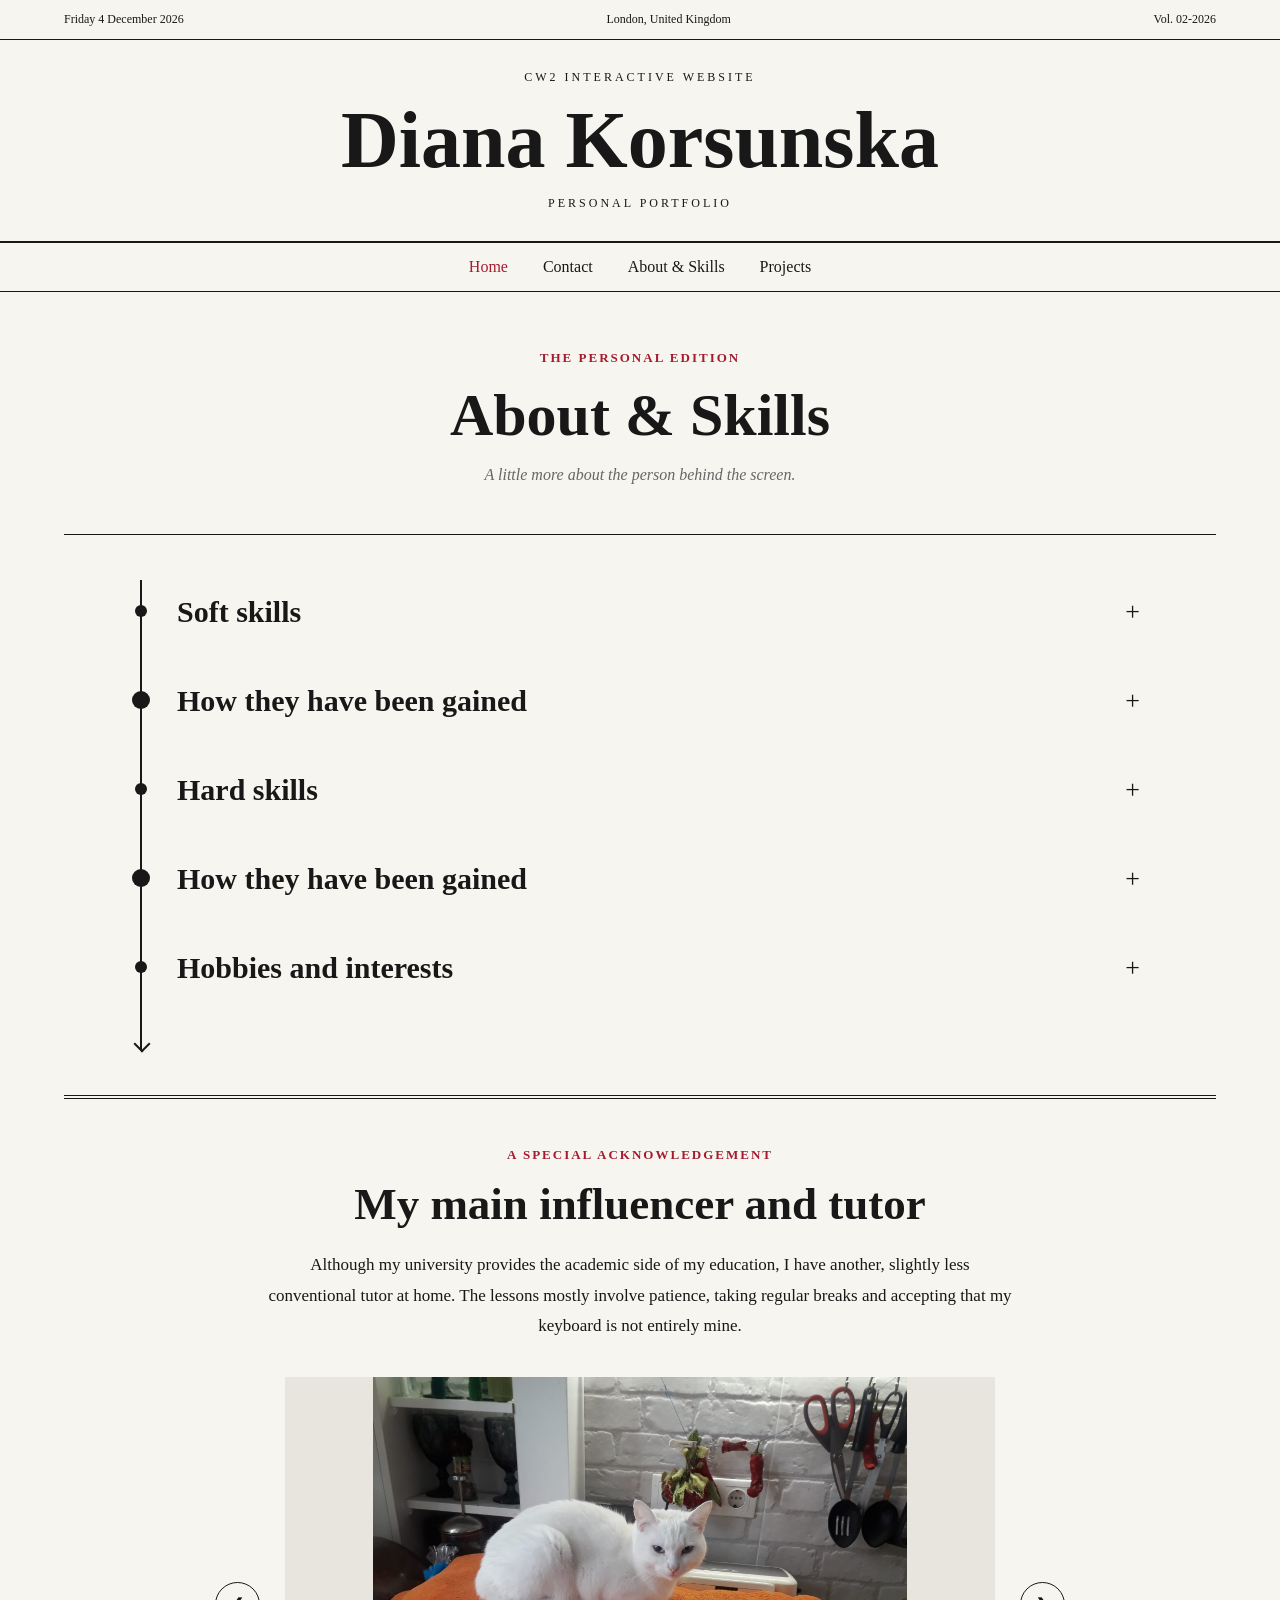
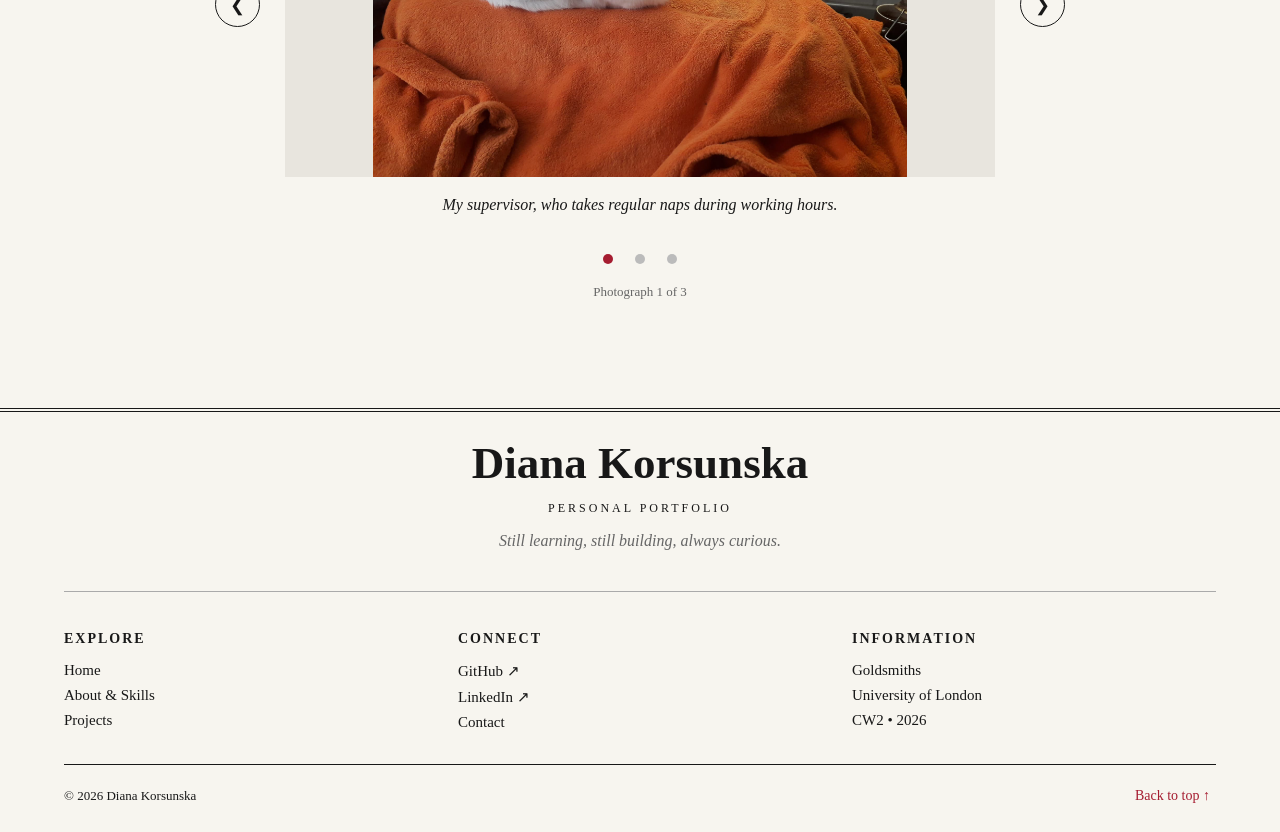
<file: about.html>
<!DOCTYPE html>
<html lang="en">
<head>
    <meta charset="UTF-8">
    <meta name="viewport" content="width=device-width, initial-scale=1.0">
    <title>About & Skills</title>

    <link rel="stylesheet" href="css/style.css">
    <script src="js/script.js" defer></script>
</head>

<body>
    <header>

        <div class="edition-bar">
            <span id="current-date"></span>
            <span>London, United Kingdom</span>
            <span>Vol. 02-2026</span>
        </div>


        <div class="masthead">
            <p>CW2 Interactive website</p>
            <h1>Diana Korsunska</h1>
            <p>Personal Portfolio</p>
        </div>

        <nav class="navigation" aria-label="Main navigation">
            <a href="index.html" aria-current="page">Home</a>
            <a href="contact.html">Contact</a>
            <a href="about.html">About &amp; Skills</a>
            <a href="projects.html">Projects</a>
        </nav>
    </header>

   <main>
    <section class="about-heading" id="skills">

        <p class="section-label">The Personal Edition</p>

        <h2>About &amp; Skills</h2>

        <p class="section-description">
            A little more about the person behind the screen.
        </p>

    </section>



    <section class="personal-timeline">

    <details class="timeline-item">
        <summary>Soft skills</summary>

        <div class="timeline-content">
            <h3>Beyond technical knowledge</h3>

            <p>
                I enjoy working through problems, particularly
                when the solution isn't immediately obvious.
                I tend to approach tasks logically, paying
                attention to smaller details that can easily
                be overlooked.
            </p>

            <ul>
                <li>Analytical thinking and problem-solving</li>
                <li>Teamwork and collaboration</li>
                <li>Adaptability</li>
                <li>Independent learning</li>
                <li>Time management</li>
            </ul>
        </div>
    </details>


    <details class="timeline-item major-point">
        <summary>How they have been gained</summary>

        <div class="timeline-content">
            <h3>Learning beyond the classroom</h3>

            <p>
                Balancing university with part-time work has
                taught me quite a lot about managing my time.
                Some days go exactly as planned, while others
                require rearranging almost everything.
            </p>

            <p>
                Working on group projects has also made me
                realise how differently people approach the
                same problem. Learning to combine those
                approaches is sometimes more challenging
                than solving the problem itself.
            </p>
        </div>
    </details>


    <details class="timeline-item">
        <summary>Hard skills</summary>

        <div class="timeline-content">
            <h3>My technical background</h3>

            <p>
                My technical interests are currently centred
                around programming, mathematics and the
                possibilities of artificial intelligence.
            </p>

            <ul>
                <li>HTML, CSS and JavaScript</li>
                <li>Python programming</li>
                <li>Git and GitHub</li>
                <li>Mathematical and logical reasoning</li>
                <li>Responsive web design</li>
            </ul>
        </div>
    </details>


    <details class="timeline-item major-point">
        <summary>How they have been gained</summary>

        <div class="timeline-content">
            <h3>Returning to programming</h3>

            <p>
                My first introduction to programming happened
                when I was around ten years old. At the time,
                it was more about curiosity than any particular
                career ambition.
            </p>

            <p>
                Returning to programming several years later
                has been an interesting experience. Some
                concepts feel surprisingly familiar, while
                others make me feel like a complete beginner
                again.
            </p>

            <p>
                University has given me a reason to turn that
                curiosity into something more structured,
                although much of my learning still happens
                through experimenting with my own projects.
            </p>
        </div>
    </details>


    <details class="timeline-item">
        <summary>Hobbies and interests</summary>

        <div class="timeline-content">
            <h3>Life away from the screen</h3>

            <p>
                As much as I enjoy the logical side of
                programming, I also like exploring its
                creative possibilities. Designing websites
                and experimenting with 3D modelling are
                two ways I get to combine those interests.
            </p>

            <p>
                Not everything needs to have an academic
                purpose, though. Sometimes curiosity alone
                is a good enough reason to try something new.
            </p>
        </div>
    </details>

</section>




<section class="cat-section">

    <p class="section-label">A Special Acknowledgement</p>

    <h2>My main influencer and tutor</h2>

    <p class="cat-introduction">
        Although my university provides the academic side
        of my education, I have another, slightly less
        conventional tutor at home. The lessons mostly
        involve patience, taking regular breaks and
        accepting that my keyboard is not entirely mine.
    </p>

    <div class="cat-gallery-wrapper">

        <button class="cat-arrow cat-prev"
                aria-label="Previous photograph">
            &#10094;
        </button>

        <div class="cat-gallery"
             tabindex="0"
             aria-label="Cat photo gallery">

            <figure class="cat-slide">
                <img src="assets/images/Cat1.jpeg"
                     alt="My cat, photograph one">

                <figcaption>
                    My supervisor, who takes regular naps
                    during working hours.
                </figcaption>
            </figure>

            <figure class="cat-slide">
                <img src="assets/images/Cat2.jpeg"
                     alt="My cat, photograph two">

                <figcaption>
                    An expert in keyboard accessibility,
                    particularly when I'm trying to type.
                </figcaption>
            </figure>

            <figure class="cat-slide">
                <img src="assets/images/Cat3.jpeg"
                     alt="My cat, photograph three">

                <figcaption>
                    The reason a five-minute study break
                    rarely lasts five minutes.
                </figcaption>
            </figure>

        </div>

        <button class="cat-arrow cat-next"
                aria-label="Next photograph">
            &#10095;
        </button>

    </div>

    <div class="cat-dots">
        <button class="cat-dot active"
                aria-label="Show photograph one"
                aria-current="true"></button>

        <button class="cat-dot"
                aria-label="Show photograph two"></button>

        <button class="cat-dot"
                aria-label="Show photograph three"></button>
    </div>

    <p id="cat-counter" aria-live="polite">
        Photograph 1 of 3
    </p>

</section>



</main>

   <footer class="site-footer">

    <div class="footer-heading">
        <h2>Diana Korsunska</h2>
        <p class="footer-subtitle">Personal Portfolio</p>
        <p class="footer-quote">
            Still learning, still building, always curious.
        </p>
    </div>

    <div class="footer-grid">

        <div class="footer-column">
            <h3>Explore</h3>
            <a href="index.html">Home</a>
            <a href="about.html">About &amp; Skills</a>
            <a href="projects.html">Projects</a>
        </div>

        <div class="footer-column">
            <h3>Connect</h3>

            <a href="https://github.com/"
               target="_blank" rel="noopener noreferrer">
                GitHub &#8599;
            </a>

            <a href="https://www.linkedin.com/"
               target="_blank" rel="noopener noreferrer">
                LinkedIn &#8599;
            </a>

            <a href="contact.html">Contact</a>
        </div>

        <div class="footer-column">
            <h3>Information</h3>
            <p>Goldsmiths</p>
            <p>University of London</p>
            <p>CW2 &bull; 2026</p>
        </div>

    </div>

    <div class="footer-bottom">

        <p>
            &copy; <span id="footer-year"></span>
            Diana Korsunska
        </p>

        <button id="back-to-top">
            Back to top &uarr;
        </button>

    </div>

</footer>


</body>
</html>
</file>
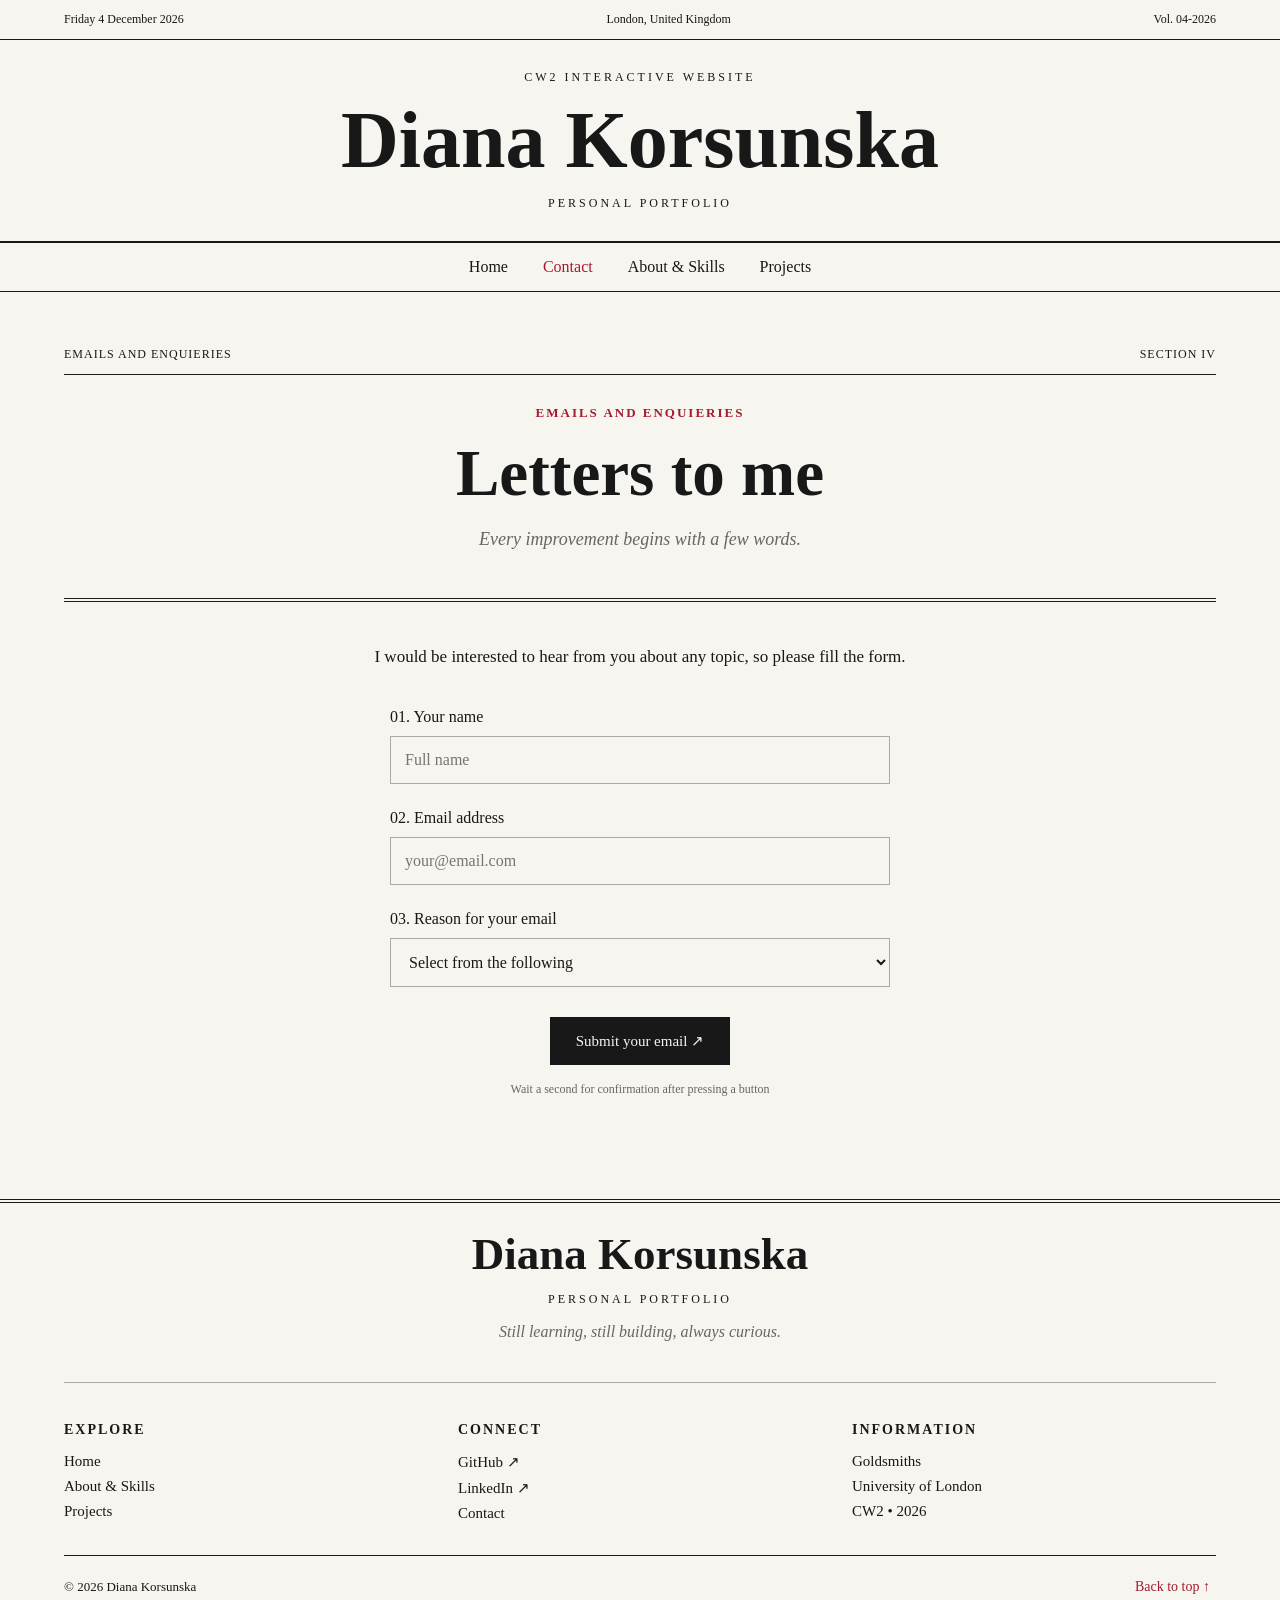
<file: contact.html>
<!DOCTYPE html>
<html lang="en">
<head>
    <meta charset="UTF-8">
    <meta name="viewport" content="width=device-width, initial-scale=1.0">
    <title>About & Skills</title>

    <link rel="stylesheet" href="css/style.css">
    <script src="js/script.js" defer></script>
</head>

<body>
    <header>

        <div class="edition-bar">
            <span id="current-date"></span>
            <span>London, United Kingdom</span>
            <span>Vol. 04-2026</span>
        </div>


        <div class="masthead">
            <p>CW2 Interactive website</p>
            <h1>Diana Korsunska</h1>
            <p>Personal Portfolio</p>
        </div>

        <nav class="navigation" aria-label="Main navigation">
            <a href="index.html" >Home</a>
            <a href="contact.html" aria-current="page">Contact</a>
            <a href="about.html">About &amp; Skills</a>
            <a href="projects.html">Projects</a>
        </nav>
    </header>
    <main>

<!--email form with pop up as a responce " thanks for your email"-->


<section class="contact-heading">

    <div class="projects-edition">
        <span>Emails and Enquieries</span>
        <span>Section IV</span>
    </div>

    <p class="section-label">
        Emails and Enquieries
    </p>

    <h2>Letters to me</h2>

    <p class="contact-subtitle">
        Every improvement begins with a few words.
    </p>

</section>

<section class="contact-section">

    <p class="contact-introduction">
        I would be interested to hear from you about any topic, so please fill the form.
    </p>

    <form id="contact-form">

        <div class="form-field">

            <label for="contact-name">
                01. Your name
            </label>

            <input type="text"
                   id="contact-name"
                   name="name"
                   placeholder="Full name"
                   autocomplete="name"
                   required>

        </div>

        <div class="form-field">

            <label for="contact-email">
                02. Email address
            </label>

            <input type="email"
                   id="contact-email"
                   name="email"
                   placeholder="your@email.com"
                   autocomplete="email"
                   required>

        </div>

        <div class="form-field">

            <label for="contact-topic">
                03. Reason for your email
            </label>

            <select id="contact-topic"
                    name="topic"
                    required>

                <option value="">Select from the following</option>
                <option value="career">
                    Career opportunities
                </option>
                <option value="collaboration">
                    Project collaboration
                </option>
                <option value="feedback">
                    Feedback and suggestions
                </option>
                <option value="general">
                    General enquiry
                </option>
                <option value="other">
                    Other
                </option>

            </select>

        </div>

        <button type="submit" class="contact-submit">
            Submit your email &#8599;
        </button>

        <p class="contact-note">
            Wait a second for confirmation after pressing a button
        </p>

    </form>

</section>



<dialog id="contact-popup"
        aria-labelledby="popup-title">

    <span class="letter-symbol" aria-hidden="true">
        &#9993;
    </span>

    <h2 id="popup-title">Thank you!</h2>

    <p>
        Your correspondence has been completed
        successfully. 
    </p>

    <p class="contact-note">
        I lied &#128514;, no email have been or gonna be send.
    </p>

    <button type="button" id="close-popup">
        Close letter
    </button>

</dialog>



    </main>

      <footer class="site-footer">

    <div class="footer-heading">
        <h2>Diana Korsunska</h2>
        <p class="footer-subtitle">Personal Portfolio</p>
        <p class="footer-quote">
            Still learning, still building, always curious.
        </p>
    </div>

    <div class="footer-grid">

        <div class="footer-column">
            <h3>Explore</h3>
            <a href="index.html">Home</a>
            <a href="about.html">About &amp; Skills</a>
            <a href="projects.html">Projects</a>
        </div>

        <div class="footer-column">
            <h3>Connect</h3>

            <a href="https://github.com/"
               target="_blank" rel="noopener noreferrer">
                GitHub &#8599;
            </a>

            <a href="https://www.linkedin.com/"
               target="_blank" rel="noopener noreferrer">
                LinkedIn &#8599;
            </a>


            <a href="contact.html">Contact</a>
        </div>

        <div class="footer-column">
            <h3>Information</h3>
            <p>Goldsmiths</p>
            <p>University of London</p>
            <p>CW2 &bull; 2026</p>
        </div>

    </div>

    <div class="footer-bottom">

        <p>
            &copy; <span id="footer-year"></span>
            Diana Korsunska
        </p>

        <button id="back-to-top">
            Back to top &uarr;
        </button>

    </div>

</footer>


</body>
</html>
</file>
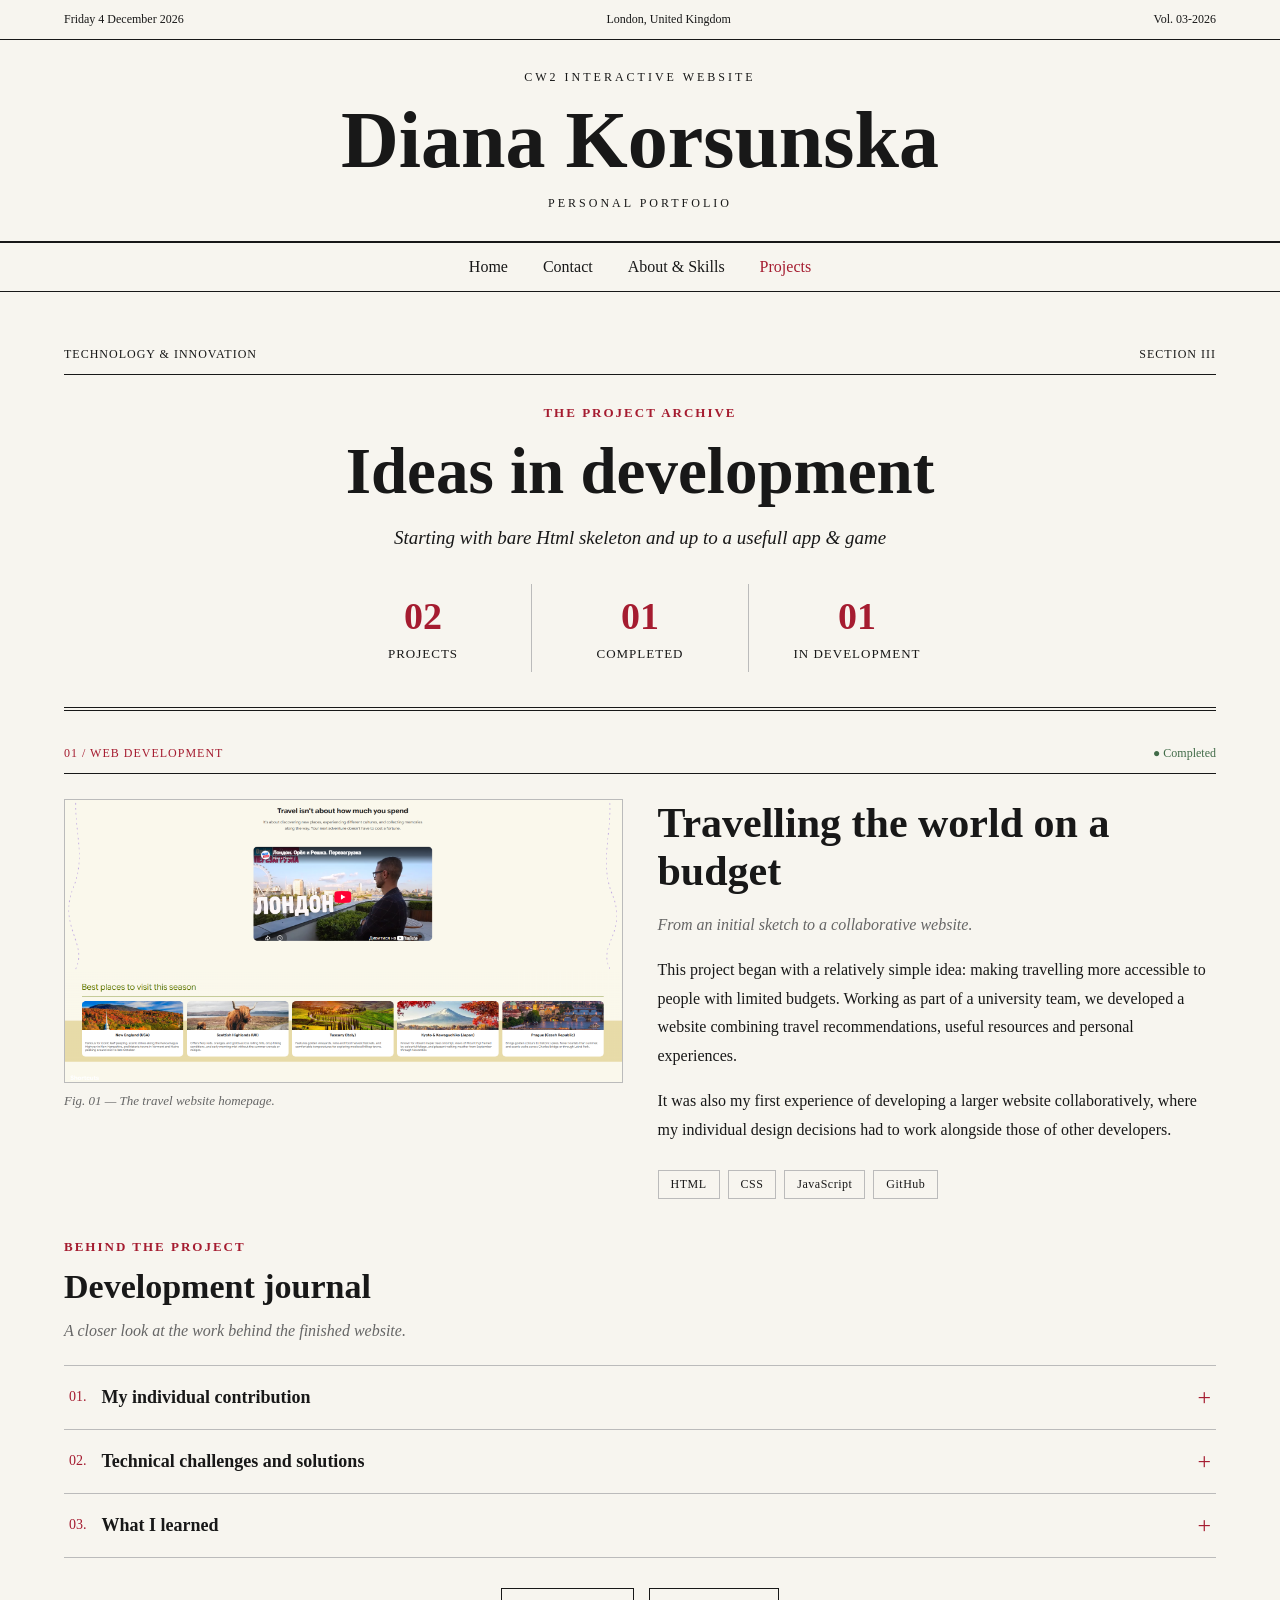
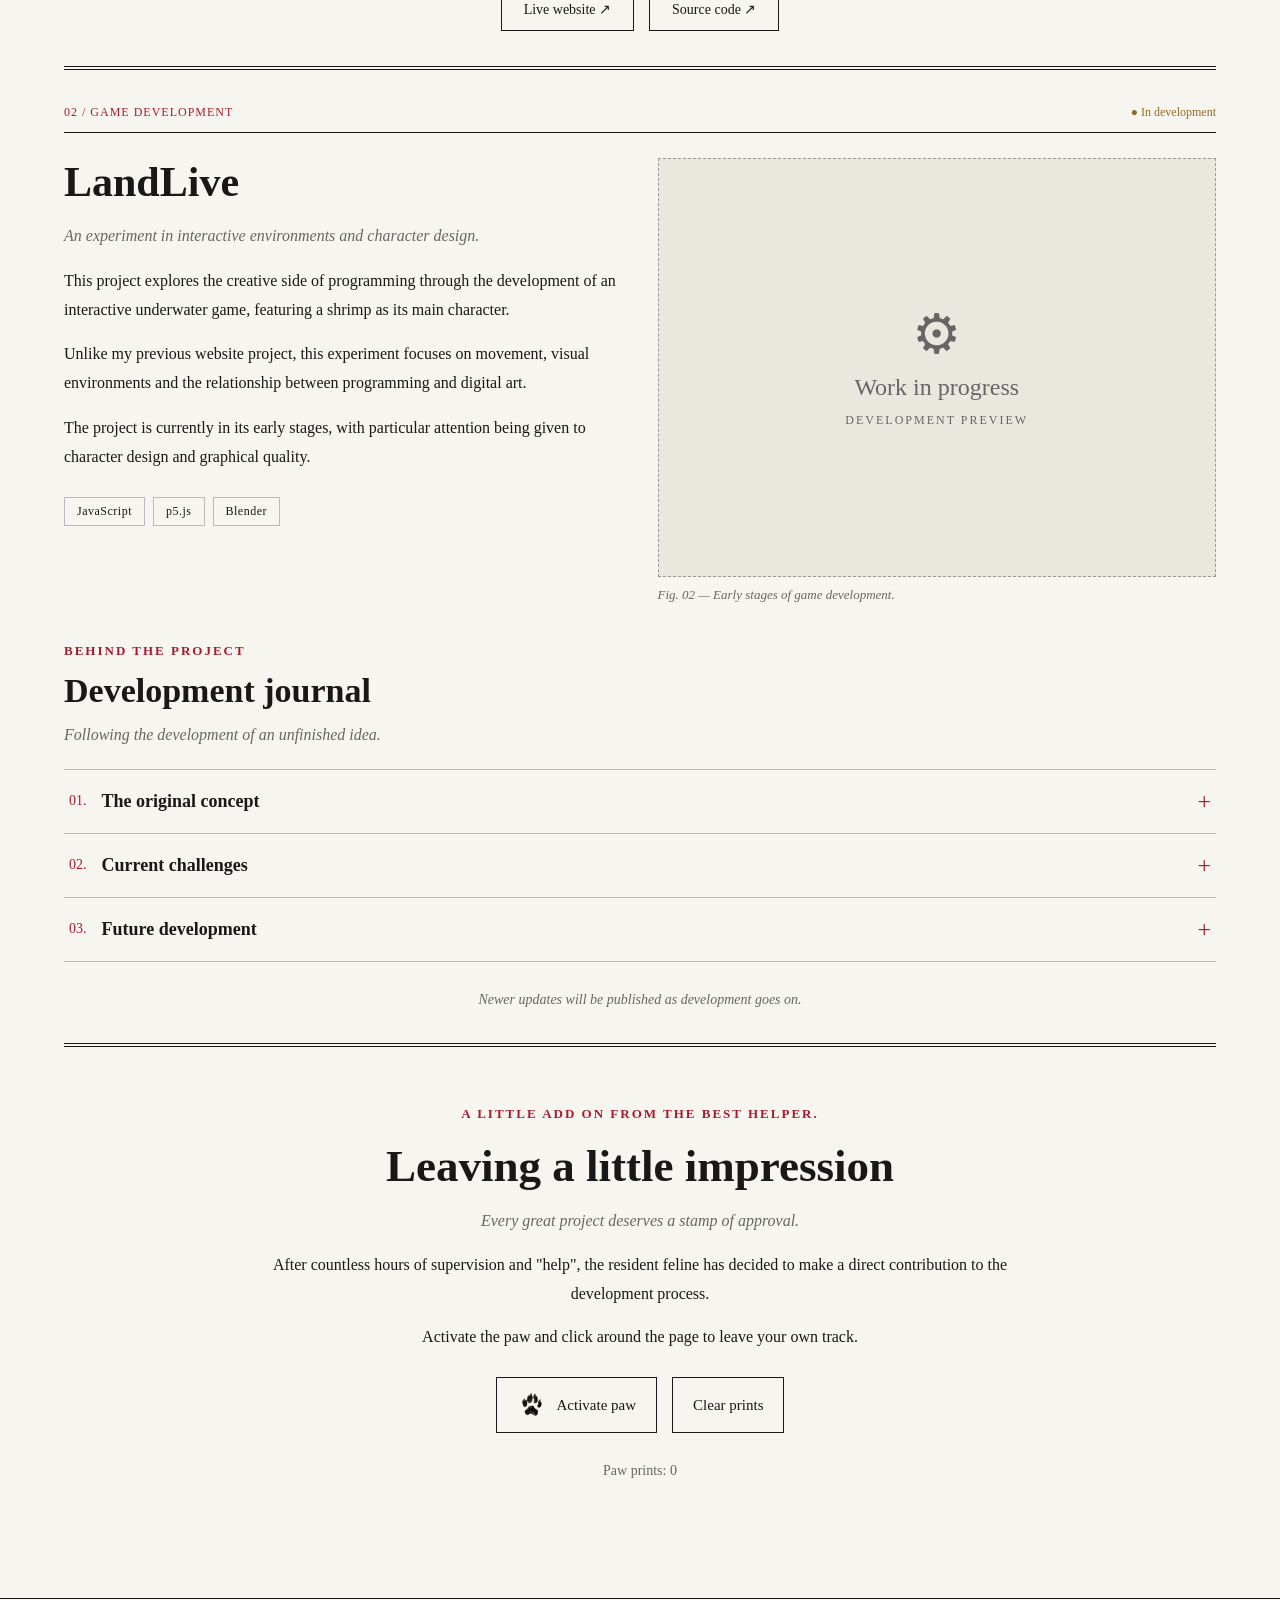
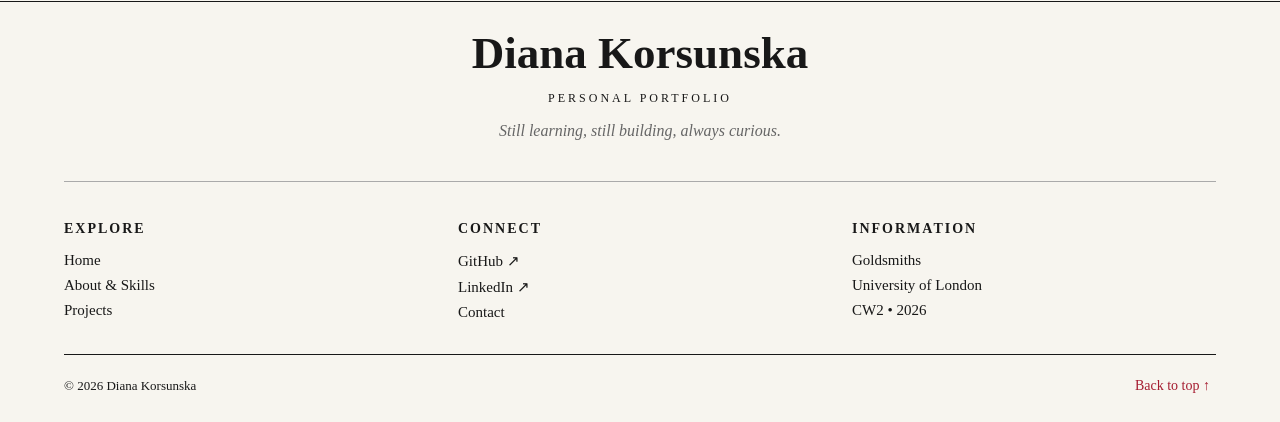
<file: projects.html>
<!DOCTYPE html>
<html lang="en">
<head>
    <meta charset="UTF-8">
    <meta name="viewport" content="width=device-width, initial-scale=1.0">
    <title>Past & Current Projects</title>

    <link rel="stylesheet" href="css/style.css">
    <script src="js/script.js" defer></script>
</head>

<body>
    <header>

        <div class="edition-bar">
            <span id="current-date"></span>
            <span>London, United Kingdom</span>
            <span>Vol. 03-2026</span>
        </div>


        <div class="masthead">
            <p>CW2 Interactive website</p>
            <h1>Diana Korsunska</h1>
            <p>Personal Portfolio</p>
        </div>

        <nav class="navigation" aria-label="Main navigation">
    <a href="index.html">Home</a>
    <a href="contact.html">Contact</a>
    <a href="about.html">About &amp; Skills</a>
    <a href="projects.html" aria-current="page">Projects</a>
</nav>
    </header>

    <main>

<section class="projects-heading">

    <div class="projects-edition">
        <span>Technology & Innovation</span>
        <span>Section III</span>
    </div>

    <p class="section-label">The Project Archive</p>

    <h2>Ideas in development</h2>

    <p class="projects-subtitle">
        Starting with bare Html skeleton and up to a usefull app & game
    </p>


    <div class="project-statistics">

        <div class="project-stat">
            <strong>02</strong>
            <span>Projects</span>
        </div>

        <div class="project-stat">
            <strong>01</strong>
            <span>Completed</span>
        </div>

        <div class="project-stat">
            <strong>01</strong>
            <span>In development</span>
        </div>

    </div>

</section>


<article class="project-article" id="travel">

    <div class="project-edition">
        <span>01 / Web Development</span>

        <span class="project-status completed">
            &#9679; Completed
        </span>
    </div>

    <div class="project-layout">

        <figure class="project-figure">

            <img src="assets/images/trip.com_screenshot2.png"
                 alt="Homepage of our affordable travel website"
                 loading="lazy">

            <figcaption>
                Fig. 01 — The travel website homepage.
            </figcaption>

        </figure>

        <div class="project-description">

            <h2>Travelling the world on a budget</h2>

            <p class="project-subtitle">
                From an initial sketch to a collaborative website.
            </p>

            <p>
                This project began with a relatively simple
                idea: making travelling more accessible to
                people with limited budgets. Working as part
                of a university team, we developed a website
                combining travel recommendations, useful
                resources and personal experiences.
            </p>

            <p>
                It was also my first experience of developing
                a larger website collaboratively, where my
                individual design decisions had to work
                alongside those of other developers.
            </p>

            <div class="project-technologies">
                <span>HTML</span>
                <span>CSS</span>
                <span>JavaScript</span>
                <span>GitHub</span>
            </div>

        </div>

    </div>





<section class="development-journal">

    <p class="section-label">Behind the Project</p>

    <h3>Development journal</h3>

    <p class="journal-introduction">
        A closer look at the work behind the finished website.
    </p>

    <details class="journal-entry">

        <summary>
            <span class="journal-number">01.</span>
            My individual contribution
        </summary>

        <div class="journal-content">
            <p>
                My main responsibility was developing the
                homepage, starting with its visual structure
                and gradually introducing interactive elements.
                These included an image gallery, navigation,
                video integration and a search feature.
            </p>

            <p>
                I wanted the website to be visually engaging
                without making navigation unnecessarily
                complicated. Particular attention was given
                to its appearance on smaller screens and
                the consistency of its design.
            </p>
        </div>

    </details>

    <details class="journal-entry">

        <summary>
            <span class="journal-number">02.</span>
            Technical challenges and solutions
        </summary>

        <div class="journal-content">
            <p>
                One of the most challenging stages was
                combining independently developed pages
                into a single website. Although each page
                worked separately, merging them introduced
                conflicting CSS rules, incorrect file paths
                and unexpected changes to the layout.
            </p>

            <p>
                Resolving these problems required reviewing
                the structure of our files, correcting
                references and testing individual components
                rather than attempting to fix everything
                simultaneously.
            </p>
        </div>

    </details>

    <details class="journal-entry">

        <summary>
            <span class="journal-number">03.</span>
            What I learned
        </summary>

        <div class="journal-content">
            <p>
                This project helped me understand the
                difference between writing code that works
                independently and developing code that
                becomes part of a larger system.
            </p>

            <p>
                I also gained practical experience with
                GitHub, version control, responsive design
                and debugging. Most importantly, I became
                more confident in identifying the causes
                of problems rather than simply looking
                for immediate solutions.
            </p>
        </div>

    </details>

</section>

<div class="project-links">

    <a href="https://igor.gold.ac.uk/~dkors001/index.html/index-new.html"
       target="_blank"
       rel="noopener noreferrer">
        Live website &#8599;
    </a>

    <a href="https://github.com/KorsunskaDiana/Portfolio.git"
       target="_blank"
       rel="noopener noreferrer">
        Source code &#8599;
    </a>

</div>


</article>








<article class="project-article" id="plants">

    <div class="project-edition">

        <span>02 / Game Development</span>

        <span class="project-status in-progress">
            &#9679; In development
        </span>

    </div>

    <div class="project-layout">

        <div class="project-description">

            <h2>LandLive</h2>

            <p class="project-subtitle">
                An experiment in interactive environments
                and character design.
            </p>

            <p>
                This project explores the creative side of
                programming through the development of an
                interactive underwater game, featuring a
                shrimp as its main character.
            </p>

            <p>
                Unlike my previous website project, this
                experiment focuses on movement, visual
                environments and the relationship between
                programming and digital art.
            </p>

            <p>
                The project is currently in its early stages,
                with particular attention being given to
                character design and graphical quality.
            </p>

            <div class="project-technologies">
                <span>JavaScript</span>
                <span>p5.js</span>
                <span>Blender</span>
            </div>

        </div>

        <figure class="project-figure">

            <div class="project-placeholder">

                <span class="placeholder-symbol">
                    &#9881;
                </span>

                <strong>Work in progress</strong>

                <span>Development preview</span>

            </div>

            <figcaption>
                Fig. 02 — Early stages of game development.
            </figcaption>

        </figure>

    </div>


<section class="development-journal">

    <p class="section-label">Behind the Project</p>

    <h3>Development journal</h3>

    <p class="journal-introduction">
        Following the development of an unfinished idea.
    </p>

    <details class="journal-entry">

        <summary>
            <span class="journal-number">01.</span>
            The original concept
        </summary>

        <div class="journal-content">
            <p>
                The initial idea was to create little home-styled
                environment in which the player could control
                a plant growth. I wanted to explore
                how programming could be combined with visual
                storytelling and interactive game mechanics.
            </p>
        </div>

    </details>

    <details class="journal-entry">

        <summary>
            <span class="journal-number">02.</span>
            Current challenges
        </summary>

        <div class="journal-content">
            <p>
                During the early stages of development,
                I encountered limitations in the quality
                of graphical assets. Enlarging low-resolution
                images(32px) resulted in pixelation and a loss
                of visual detail.
            </p>

            <p>
                This encouraged me to explore Blender as
                an alternative approach to character design
                and the creation of original game assets.
            </p>
        </div>

    </details>

    <details class="journal-entry">

        <summary>
            <span class="journal-number">03.</span>
            Future development
        </summary>

        <div class="journal-content">
            <p>
                The next stages will focus on developing
                original characters, implementing movement,
                experimenting with animation and creating
                a better background with looped moving elements and danger variations.
            </p>

            <p>
                I also want to explore results detection,
                game mechanics and interactions between
                different elements within the room environment.
            </p>
        </div>

    </details>

</section>

<p class="project-update">
    Newer updates will be published as development goes on.
</p>



</article>



<section class="supervisor-section" id="supervisor">

    <p class="section-label">
        A little add on from the best helper.
    </p>

    <h2>Leaving a little impression</h2>

    <p class="supervisor-subtitle">
        Every great project deserves a stamp of approval.
    </p>

    <p>
        After countless hours of supervision and "help", the resident
        feline has decided to make a direct contribution
        to the development process.
    </p>

    <p>
        Activate the paw and click around the page
        to leave your own track.
    </p>

    <div class="paw-controls">

        <button type="button"
                id="paw-toggle"
                aria-pressed="false">

            <img src="assets/images/paw1.png" alt="">

            <span id="paw-label">Activate paw</span>

        </button>

        <button type="button" id="paw-clear">
            Clear prints
        </button>

    </div>

    <p id="paw-counter" aria-live="polite">
        Paw prints: 0
    </p>

</section>

    </main>

   <footer class="site-footer">

    <div class="footer-heading">
        <h2>Diana Korsunska</h2>
        <p class="footer-subtitle">Personal Portfolio</p>
        <p class="footer-quote">
            Still learning, still building, always curious.
        </p>
    </div>

    <div class="footer-grid">

        <div class="footer-column">
            <h3>Explore</h3>
            <a href="index.html">Home</a>
            <a href="about.html">About &amp; Skills</a>
            <a href="projects.html">Projects</a>
        </div>

        <div class="footer-column">
            <h3>Connect</h3>

            <a href="https://github.com/"
               target="_blank" rel="noopener noreferrer">
                GitHub &#8599;
            </a>

            <a href="https://www.linkedin.com/"
               target="_blank" rel="noopener noreferrer">
                LinkedIn &#8599;
            </a>

            <a href="contact.html">Contact</a>
        </div>

        <div class="footer-column">
            <h3>Information</h3>
            <p>Goldsmiths</p>
            <p>University of London</p>
            <p>CW2 &bull; 2026</p>
        </div>

    </div>

    <div class="footer-bottom">

        <p>
            &copy; <span id="footer-year"></span>
            Diana Korsunska
        </p>

        <button id="back-to-top">
            Back to top &uarr;
        </button>

    </div>

</footer>


</body>
</html>
</file>
<file: css/style.css>
* {
    box-sizing: border-box;
}

body {
    margin: 0;
    background-color: #F7F5EF;
    color: #181818;
    font-family: Georgia, serif;
}

.masthead {
    text-align: center;
    padding: 25px 20px;
}

.masthead h1 {
    font-size: clamp(40px, 7vw, 80px);
    margin: 10px 0;
}

.masthead p {
    font-size: 12px;
    text-transform: uppercase;
    letter-spacing: 3px;
    margin: 5px 0;
}

.navigation {
    display: flex;
    justify-content: center;
    flex-wrap: wrap;
    gap: 35px;
    padding: 15px;
    border-top: 2px solid #181818;
    border-bottom: 1px solid #181818;
}

.navigation a {
    color: #181818;
    text-decoration: none;
    font-size: 16px;
}

.navigation a:hover,
.navigation a[aria-current="page"] {
    color: #A51C30;
}

.edition-bar {
    display: flex;
    justify-content: space-between;
    align-items: center;
    flex-wrap: wrap;
    gap: 10px;
    padding: 12px 5%;
    border-bottom: 1px solid #181818;
    font-size: 12px;

}









main {
    max-width: 1400px;
    margin: 0 auto;
    padding: 30px 5%;
}

.section-label {
    color: #A51C30;
    text-transform: uppercase;
    letter-spacing: 2px;
    font-size: 13px;
    font-weight: bold;
}

.intro-grid {
    display: grid;
    grid-template-columns: 1fr 1.2fr;
    gap: 30px;
    align-items: start;
}

.intro-image img {
    width: 100%;
    height: auto;
    object-fit: cover;
    display: block;
}

.intro-text {
    border-left: 1px solid #AAAAAA;
    padding-left: 30px;
}

.intro-text h2 {
    font-size: clamp(28px, 3.5vw, 48px);
    margin-top: 0;
    line-height: 1.1;
}

.intro-text p {
    font-size: 18px;
    line-height: 1.7;
}

.read-more {
    color: #A51C30;
    text-decoration: none;
    font-weight: bold;
}

.read-more:hover {
    text-decoration: underline;
}

.introduction {
    border-bottom: 1px solid #181818;
    padding-bottom: 30px;
}

@media (max-width: 700px) {
    .intro-grid {
        grid-template-columns: 1fr;
    }

    .intro-text {
        border-left: none;
        padding-left: 0;
    }

    .intro-image img {
        height: 300px;
    }
}




.featured-projects {
    padding: 25px 0 35px;
    border-bottom: 1px solid #181818;
}

.featured-projects h2 {
    font-size: clamp(28px, 4vw, 42px);
    margin: 10px 0;
}

.section-description {
    font-style: italic;
    color: #666666;
    margin-bottom: 25px;
}

.projects-grid {
    display: grid;
    grid-template-columns: repeat(2, 1fr);
    gap: 30px;
}

.project-card img {
    width: 100%;
    height: 250px;
    object-fit: cover;
    display: block;
}

.project-card h3 {
    font-size: 28px;
    margin: 10px 0;
}

.project-card p {
    line-height: 1.6;
}

.project-card:not(:last-child) {
    border-right: 1px solid #AAAAAA;
    padding-right: 30px;
}



/*responsive design */

@media (max-width: 700px) {
    .projects-grid {
        grid-template-columns: 1fr;
    }

    .project-card:not(:last-child) {
        border-right: none;
        padding-right: 0;
        border-bottom: 1px solid #AAAAAA;
        padding-bottom: 25px;
    }
}



.skills-preview {
    padding: 25px 0 35px;
    border-bottom: 1px solid #181818;
}

.skills-preview h2 {
    font-size: clamp(28px, 4vw, 42px);
    margin: 10px 0;
}

.skill-filters {
    display: flex;
    flex-wrap: wrap;
    gap: 10px;
    margin: 25px 0;
}

.filter-button {
    background: transparent;
    border: 1px solid #181818;
    padding: 10px 20px;
    font-family: inherit;
    font-size: 15px;
    cursor: pointer;
    transition: background-color 0.2s, color 0.2s;
}

.filter-button:hover,
.filter-button.active {
    background-color: #181818;
    color: #FFFFFF;
}

.filter-button:focus-visible {
    outline: 2px solid #A51C30;
    outline-offset: 4px;
}

.skills-grid {
    display: grid;
    grid-template-columns: repeat(4, 1fr);
    gap: 20px;
    margin-bottom: 30px;
}

.skill-card {
    border-top: 1px solid #AAAAAA;
    padding: 15px 0;
}

.skill-card h3 {
    font-size: 22px;
    margin: 0 0 10px;
}

.skill-card p {
    color: #666666;
    font-size: 15px;
    line-height: 1.5;
}

.skill-card[hidden] {
    display: none;
}

@media (max-width: 900px) {
    .skills-grid {
        grid-template-columns: repeat(2, 1fr);
    }
}

@media (max-width: 450px) {
    .skills-grid {
        grid-template-columns: 1fr;
    }
}






.site-footer {
    max-width: 1400px;
    margin: 30px auto 0;
    padding: 25px 5% 15px;
    border-top: 4px double #181818;
}

.footer-heading {
    text-align: center;
    padding-bottom: 25px;
    border-bottom: 1px solid #AAAAAA;
}

.footer-heading h2 {
    font-size: clamp(28px, 4vw, 45px);
    margin: 0 0 10px;
}

.footer-subtitle {
    text-transform: uppercase;
    letter-spacing: 3px;
    font-size: 12px;
}

.footer-quote {
    font-style: italic;
    color: #666666;
}

.footer-grid {
    display: grid;
    grid-template-columns: repeat(3, 1fr);
    gap: 30px;
    padding: 25px 0;
}

.footer-column h3 {
    font-size: 14px;
    text-transform: uppercase;
    letter-spacing: 2px;
    margin-bottom: 15px;
}

.footer-column a,
.footer-column p {
    display: block;
    font-size: 15px;
    margin: 8px 0;
    color: #181818;
    text-decoration: none;
}

.footer-column a:hover {
    color: #A51C30;
    text-decoration: underline;
}

.footer-bottom {
    display: flex;
    justify-content: space-between;
    align-items: center;
    flex-wrap: wrap;
    gap: 10px;
    border-top: 1px solid #181818;
    padding-top: 10px;
    font-size: 13px;
}

#back-to-top {
    background: none;
    border: none;
    color: #A51C30;
    font-family: inherit;
    font-size: 14px;
    cursor: pointer;
}

#back-to-top:hover {
    text-decoration: underline;
}

@media (max-width: 600px) {
    .footer-grid {
        grid-template-columns: 1fr;
        gap: 15px;
        text-align: center;
    }

    .footer-bottom {
        justify-content: center;
    }
}


/*second page */

.about-heading {
    text-align: center;
    padding: 15px 0 25px;
    border-bottom: 1px solid #181818;
}

.about-heading h2 {
    font-size: clamp(35px, 5vw, 60px);
    margin: 15px 0;
}


.personal-timeline {
    position: relative;
    max-width: 1000px;
    margin: 45px auto;
    padding: 0 0 25px 35px;
    border-left: 2px solid #181818;
}

.personal-timeline::after {
    content: "";
    position: absolute;
    bottom: 0;
    left: -6px;
    width: 10px;
    height: 10px;
    border-right: 2px solid #181818;
    border-bottom: 2px solid #181818;
    transform: rotate(45deg);
}

.timeline-item {
    position: relative;
    padding: 15px 0;
    margin-bottom: 25px;
}

.timeline-item::before {
    content: "";
    position: absolute;
    left: -42px;
    top: 25px;
    width: 12px;
    height: 12px;
    border-radius: 50%;
    background-color: #181818;
    transition: background-color 0.3s;
}

.major-point::before {
    width: 18px;
    height: 18px;
    left: -45px;
    top: 22px;
}

.timeline-item[open]::before {
    background-color: #A51C30;
}




.timeline-item summary {
    font-size: clamp(20px, 3vw, 30px);
    font-weight: bold;
    cursor: pointer;
    list-style: none;

    display: flex;
    justify-content: space-between;
    align-items: center;
    gap: 15px;
}

.timeline-item summary::-webkit-details-marker {
    display: none;
}

.timeline-item summary::after {
    content: "+";
    font-size: 26px;
    font-weight: normal;
}

.timeline-item[open] summary::after {
    content: "−";
}

.timeline-item summary:hover,
.timeline-item[open] summary {
    color: #A51C30;
}

.timeline-item summary:focus-visible {
    outline: 2px solid #A51C30;
    outline-offset: 6px;
}

.timeline-content {
    padding: 15px 0 10px;
    max-width: 850px;
}

.timeline-content h3 {
    font-size: 23px;
    font-style: italic;
}

.timeline-content p,
.timeline-content li {
    font-size: 17px;
    line-height: 1.8;
}


.timeline-item[open] .timeline-content {
    animation: reveal-content 0.4s ease;
}

@keyframes reveal-content {
    from {
        opacity: 0;
        transform: translateY(-8px);
    }

    to {
        opacity: 1;
        transform: translateY(0);
    }
}

@media (prefers-reduced-motion: reduce) {
    .timeline-item[open] .timeline-content {
        animation: none;
    }
}

.cat-section {
    text-align: center;
    border-top: 4px double #181818;
    padding: 35px 0;
}

.cat-section h2 {
    font-size: clamp(28px, 4vw, 45px);
    margin: 15px 0;
}

.cat-introduction {
    max-width: 750px;
    margin: 20px auto 35px;
    font-size: 17px;
    line-height: 1.8;
}

.cat-gallery-wrapper {
    display: flex;
    align-items: center;
    justify-content: center;
    gap: 25px;
    max-width: 850px;
    margin: 0 auto;
}

.cat-gallery {
    display: flex;
    flex: 1;
    min-width: 0;
    overflow-x: auto;
    scroll-snap-type: x mandatory;
    scrollbar-width: none;
}

.cat-gallery::-webkit-scrollbar {
    display: none;
}

.cat-slide {
    flex: 0 0 100%;
    scroll-snap-align: start;
    margin: 0;
}

.cat-slide img {
    display: block;
    width: 100%;
    height: 400px;
    object-fit: contain;
    background-color: #E8E5DE;
}

.cat-slide figcaption {
    padding: 15px 10px;
    font-style: italic;
    font-size: 16px;
    line-height: 1.6;
}


.cat-arrow {
    flex-shrink: 0;
    width: 45px;
    height: 45px;
    border: 1px solid #181818;
    border-radius: 50%;
    background: transparent;
    color: #181818;
    font-size: 18px;
    cursor: pointer;
    transition: background-color 0.2s, color 0.2s;
}

.cat-arrow:hover {
    background-color: #181818;
    color: #FFFFFF;
}

.cat-dots {
    display: flex;
    justify-content: center;
    gap: 8px;
    margin-top: 15px;
}

.cat-dot {
    position: relative;
    width: 24px;
    height: 24px;
    padding: 0;
    border: none;
    background: transparent;
    cursor: pointer;
}

.cat-dot::before {
    content: "";
    position: absolute;
    inset: 7px;
    border-radius: 50%;
    background-color: #BBBBBB;
}

.cat-dot.active::before {
    background-color: #A51C30;
}

#cat-counter {
    font-size: 13px;
    color: #666666;
}

.cat-gallery:focus-visible,
.cat-arrow:focus-visible,
.cat-dot:focus-visible {
    outline: 2px solid #A51C30;
    outline-offset: 4px;
}

@media (max-width: 600px) {
    .cat-gallery-wrapper {
        gap: 8px;
    }

    .cat-arrow {
        width: 32px;
        height: 32px;
        font-size: 14px;
    }

    .cat-slide img {
        height: 280px;
    }
}




/*3*/

.projects-heading {
    text-align: center;
    padding: 25px 0 35px;
    border-bottom: 4px double #181818;
}

.projects-edition {
    display: flex;
    justify-content: space-between;
    gap: 15px;
    border-bottom: 1px solid #181818;
    padding-bottom: 12px;
    margin-bottom: 30px;
    font-size: 12px;
    text-transform: uppercase;
    letter-spacing: 1px;
}

.projects-heading h2 {
    font-size: clamp(35px, 6vw, 65px);
    margin: 15px 0;
    line-height: 1.1;
}

.projects-subtitle {
    font-size: 19px;
    font-style: italic;
    margin-bottom: 25px;
}

.projects-introduction {
    max-width: 750px;
    margin: 0 auto;
    font-size: 17px;
    line-height: 1.8;
}

.project-statistics {
    display: flex;
    justify-content: center;
    margin: 35px auto 0;
    max-width: 650px;
}

.project-stat {
    flex: 1;
    display: flex;
    flex-direction: column;
    gap: 8px;
    padding: 10px 15px;
}

.project-stat:not(:last-child) {
    border-right: 1px solid #BBBBBB;
}

.project-stat strong {
    font-size: 38px;
    color: #A51C30;
}

.project-stat span {
    font-size: 13px;
    text-transform: uppercase;
    letter-spacing: 1px;
}

@media (max-width: 600px) {

    .projects-edition {
        font-size: 10px;
    }

    .projects-subtitle {
        font-size: 16px;
    }


    .project-stat {
        padding: 8px;
    }

    .project-stat strong {
        font-size: 28px;
    }

    .project-stat span {
        font-size: 10px;
        letter-spacing: 0;
    }
}





.project-article {
    padding: 35px 0;
    border-bottom: 4px double #181818;
    scroll-margin-top: 25px;
}

.project-edition {
    display: flex;
    justify-content: space-between;
    align-items: center;
    gap: 15px;
    border-bottom: 1px solid #181818;
    padding-bottom: 12px;
    margin-bottom: 25px;
    font-size: 12px;
    text-transform: uppercase;
    letter-spacing: 1px;
    color: #A51C30;
}

.project-status {
    font-size: 12px;
    text-transform: none;
    letter-spacing: 0;
}

.project-status.completed {
    color: #416B48;
}

.project-status.in-progress {
    color: #926B24;
}

.project-layout {
    display: grid;
    grid-template-columns: 1fr 1fr;
    align-items: start;
    gap: 35px;
}

.project-figure {
    margin: 0;
}

.project-figure img {
    display: block;
    width: 100%;
    height: auto;
    border: 1px solid #BBBBBB;
}

.project-figure figcaption {
    font-size: 13px;
    font-style: italic;
    color: #666666;
    margin-top: 10px;
}

.project-description h2 {
    font-size: clamp(26px, 3.5vw, 42px);
    line-height: 1.15;
    margin: 0 0 15px;
}

.project-description p {
    font-size: 16px;
    line-height: 1.8;
}

.project-subtitle {
    font-style: italic;
    color: #666666;
}

.project-technologies {
    display: flex;
    flex-wrap: wrap;
    gap: 8px;
    margin-top: 25px;
}

.project-technologies span {
    border: 1px solid #BBBBBB;
    padding: 6px 12px;
    font-size: 12px;
    letter-spacing: 0.5px;
}



@media (max-width: 750px) {

    .project-layout {
        grid-template-columns: 1fr;
        gap: 20px;
    }

    .project-edition {
        font-size: 10px;
    }

    .project-description p {
        font-size: 15px;
    }

    .project-article {
        padding: 25px 0;
    }
}




.development-journal {
    margin-top: 40px;
}

.development-journal h3 {
    font-size: clamp(24px, 3vw, 34px);
    margin: 10px 0;
}

.journal-introduction {
    font-style: italic;
    color: #666666;
    margin-bottom: 25px;
}

.journal-entry {
    border-top: 1px solid #BBBBBB;
}

.journal-entry:last-child {
    border-bottom: 1px solid #BBBBBB;
}

.journal-entry summary {
    display: flex;
    align-items: center;
    gap: 15px;
    padding: 18px 5px;
    font-size: 18px;
    font-weight: bold;
    cursor: pointer;
    list-style: none;
    transition: color 0.2s ease;
}

.journal-entry summary::-webkit-details-marker {
    display: none;
}

.journal-number {
    color: #A51C30;
    font-size: 14px;
    font-weight: normal;
}

.journal-entry summary::after {
    content: "+";
    margin-left: auto;
    color: #A51C30;
    font-size: 24px;
    font-weight: normal;
}

.journal-entry[open] summary::after {
    content: "−";
}

.journal-entry summary:hover {
    color: #A51C30;
}

.journal-entry summary:focus-visible {
    outline: 2px solid #A51C30;
    outline-offset: 4px;
}

.journal-content {
    max-width: 850px;
    padding: 0 20px 20px 35px;
    font-size: 16px;
    line-height: 1.8;
}


.journal-entry[open] .journal-content {
    animation: journalReveal 0.35s ease-out;
}

@keyframes journalReveal {

    from {
        opacity: 0;
        transform: translateY(-8px);
    }

    to {
        opacity: 1;
        transform: translateY(0);
    }
}

@media (prefers-reduced-motion: reduce) {

    .journal-content {
        animation: none !important;
    }

    .journal-entry summary {
        transition: none;
    }
}



.project-links {
    display: flex;
    justify-content: center;
    flex-wrap: wrap;
    gap: 15px;
    margin-top: 30px;
}

.project-links a {
    display: inline-block;
    padding: 12px 22px;
    border: 1px solid #181818;
    color: #181818;
    text-decoration: none;
    font-size: 14px;
    transition: background-color 0.2s ease,
                color 0.2s ease;
}

.project-links a:hover {
    background-color: #181818;
    color: #F7F5EF;
}

.project-links a:focus-visible {
    outline: 2px solid #A51C30;
    outline-offset: 4px;
}




.project-placeholder {
    aspect-ratio: 4 / 3;
    display: flex;
    flex-direction: column;
    align-items: center;
    justify-content: center;
    gap: 12px;
    background-color: #EAE7DF;
    border: 1px dashed #999999;
    text-align: center;
    padding: 20px;
    box-sizing: border-box;
    color: #666666;
}

.placeholder-symbol {
    font-size: 55px;
    line-height: 1;
}

.project-placeholder strong {
    font-size: 24px;
    font-weight: normal;
}

.project-placeholder span:last-child {
    font-size: 12px;
    text-transform: uppercase;
    letter-spacing: 2px;
}



.project-update {
    text-align: center;
    font-size: 14px;
    font-style: italic;
    color: #666666;
    margin: 30px 0 0;
}

/*cat*/
.supervisor-section {
    text-align: center;
    padding: 40px 0;
}

.supervisor-section h2 {
    font-size: clamp(28px, 4vw, 45px);
    margin: 15px 0;
}

.supervisor-section p {
    max-width: 750px;
    margin: 15px auto;
    line-height: 1.8;
}

.supervisor-subtitle {
    font-style: italic;
    color: #666666;
}

.paw-print {
    position: absolute;
    width: 50px;
    height: 50px;
    display: block;
    visibility: visible;
    pointer-events: none;
    user-select: none;
    z-index: 9999;
    opacity: 0.65;
    object-fit: contain;
    border: none;
}
.paw-controls {
    display: flex;
    justify-content: center;
    flex-wrap: wrap;
    gap: 15px;
    margin: 25px 0;
}

.paw-controls button {
    display: flex;
    align-items: center;
    justify-content: center;
    gap: 10px;
    padding: 12px 20px;
    background: transparent;
    border: 1px solid #181818;
    color: #181818;
    font-family: inherit;
    font-size: 15px;
    cursor: pointer;
    transition: background-color 0.2s;
}

#paw-toggle img {
    width: 30px;
    height: 30px;
    object-fit: contain;
}

.paw-controls button:hover {
    background-color: #EAE7DF;
}

#paw-toggle[aria-pressed="true"] {
    border-color: #A51C30;
    color: #A51C30;
    background-color: #EAE7DF;
}

.paw-controls button:focus-visible {
    outline: 2px solid #A51C30;
    outline-offset: 4px;
}

#paw-counter {
    font-size: 14px;
    color: #666666;
}


/*4*/


.contact-heading {
    text-align: center;
    padding: 25px 0 30px;
    border-bottom: 4px double #181818;
}

.contact-heading h2 {
    font-size: clamp(35px, 6vw, 65px);
    margin: 15px 0;
}

.contact-subtitle {
    font-size: 18px;
    font-style: italic;
    color: #666666;
}

.contact-section {
    max-width: 650px;
    margin: 40px auto;
}

.contact-introduction {
    text-align: center;
    font-size: 17px;
    line-height: 1.8;
    margin-bottom: 35px;
}

#contact-form {
    max-width: 500px;
    margin: 0 auto;
}

.form-field {
    margin-bottom: 25px;
}

.form-field label {
    display: block;
    font-size: 16px;
    margin-bottom: 10px;
}

.form-field input,
.form-field select {
    width: 100%;
    padding: 14px;
    border: 1px solid #AAAAAA;
    border-radius: 0;
    background-color: transparent;
    color: #181818;
    font-family: inherit;
    font-size: 16px;
}

.form-field select option {
    background-color: #F7F5EF;
    color: #181818;
}

.form-field input:focus,
.form-field select:focus {
    outline: 2px solid #A51C30;
    outline-offset: 2px;
}

.contact-submit,
#close-popup {
    display: block;
    margin: 30px auto 15px;
    padding: 14px 25px;
    border: 1px solid #181818;
    background-color: #181818;
    color: #F7F5EF;
    font-family: inherit;
    font-size: 15px;
    cursor: pointer;
    transition: background-color 0.2s;
}

.contact-submit:hover,
#close-popup:hover {
    background-color: #A51C30;
}

.contact-submit:focus-visible,
#close-popup:focus-visible {
    outline: 2px solid #A51C30;
    outline-offset: 4px;
}

.contact-note {
    text-align: center;
    font-size: 12px;
    color: #666666;
    line-height: 1.6;
}


/* CONFIRMATION POP-UP */

#contact-popup {
    width: 90%;
    max-width: 450px;
    padding: 35px;
    border: 4px double #181818;
    background-color: #F7F5EF;
    color: #181818;
    text-align: center;
}

#contact-popup::backdrop {
    background-color: rgba(0, 0, 0, 0.5);
}

#contact-popup h2 {
    font-size: 30px;
    margin: 15px 0;
}

#contact-popup p {
    line-height: 1.7;
}

.letter-symbol {
    font-size: 50px;
    color: #A51C30;
}

@media (max-width: 600px) {

    #contact-popup {
        padding: 25px;
    }

    .contact-introduction {
        font-size: 15px;
    }

    .contact-subtitle {
        font-size: 16px;
    }
}
</file>
